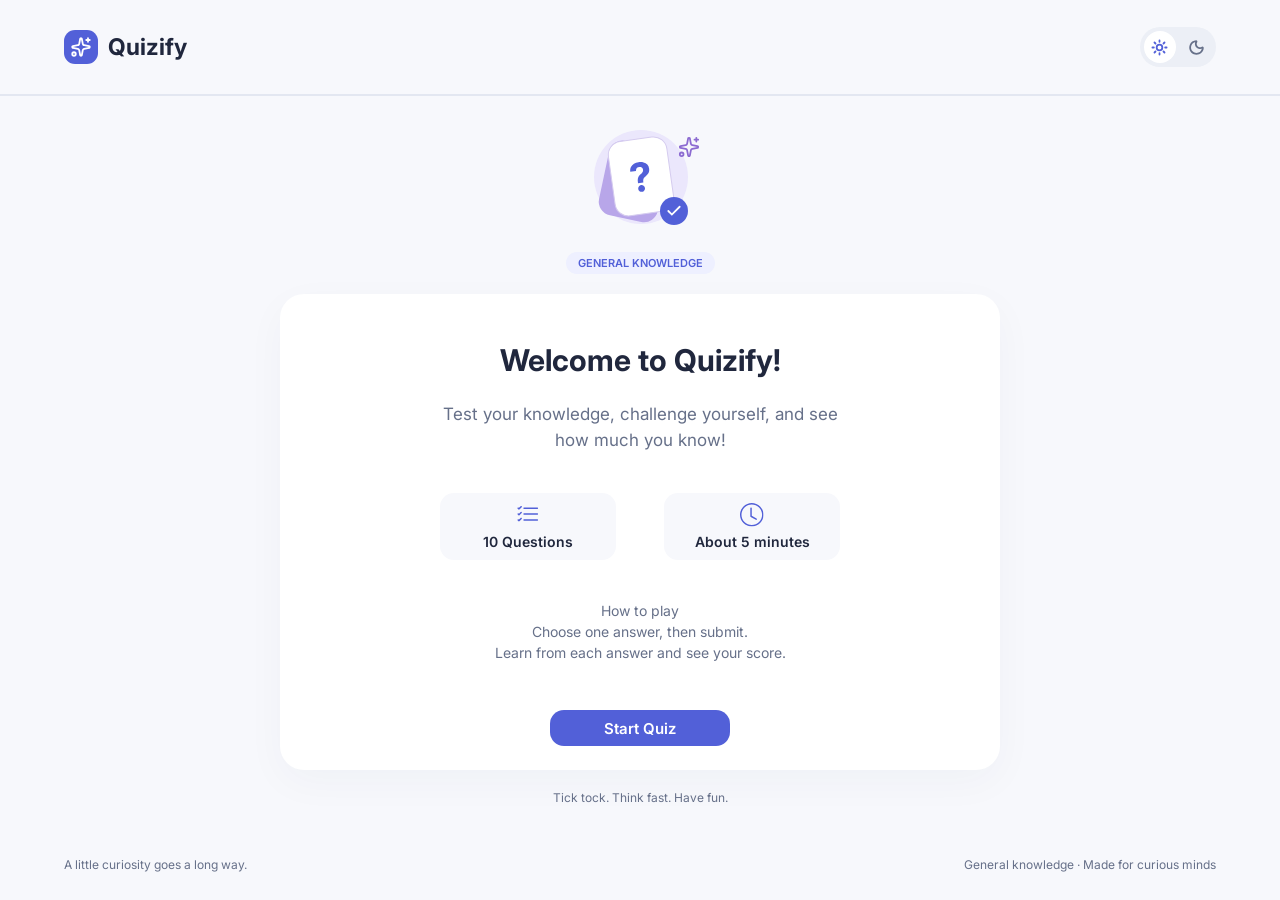
<file: index.html>
<!doctype html>
<html lang="en">
  <head>
    <meta charset="UTF-8" />
    <meta name="viewport" content="width=device-width, initial-scale=1.0" />
    <title>HOME</title>
    <link rel="stylesheet" href="./css/base.css" />
    <link rel="stylesheet" href="./css/welcome.css" />
    <script src="./javascript/theme.js" defer></script>
    <script src="./javascript/welcome.js" defer></script>
    <link rel="preconnect" href="https://fonts.googleapis.com">
    <link rel="preconnect" href="https://fonts.gstatic.com" crossorigin>
    <link href="https://fonts.googleapis.com/css2?family=Inter:wght@400;500;600;700&display=swap" rel="stylesheet">
  </head>
  <body>
    <header>
      <a href="./index.html" class="logo">
        <img src="./assets/Brand-mark.svg" alt="">
        <span>Quizify</span>
      </a>
      <button class="theme-toggle" aria-label="Switch dark mode" aria-pressed="false">
        <span class="knob"></span>
        <svg class="sun" width="17" height="17" viewBox="0 0 17 17" fill="none" xmlns="http://www.w3.org/2000/svg">
        <path d="M8.49992 1.41614V2.83292M8.49992 14.1672V15.5839M3.49138 3.4915L4.49021 4.49033M12.5095 12.5096L13.5083 13.5085M1.41602 8.50004H2.8328M14.167 8.50004H15.5838M4.49021 12.5096L3.49138 13.5085M13.5083 3.4915L12.5095 4.49033M11.3335 8.50004C11.3335 10.065 10.0648 11.3336 8.49992 11.3336C6.93498 11.3336 5.66636 10.065 5.66636 8.50004C5.66636 6.93511 6.93498 5.66648 8.49992 5.66648C10.0648 5.66648 11.3335 6.93511 11.3335 8.50004Z" stroke="currentColor" stroke-width="1.8" stroke-linecap="round"/>
        </svg>
        <svg class="moon" width="17" height="17" viewBox="0 0 17 17" fill="none" xmlns="http://www.w3.org/2000/svg">
        <path d="M13.6514 12.2535C14.3765 11.2581 14.7976 10.074 14.864 8.84436C14.8796 8.55752 14.5389 8.40807 14.2952 8.56035C13.4802 9.06966 12.5167 9.28775 11.5618 9.17901C10.6068 9.07028 9.71698 8.64114 9.03739 7.96165C8.35781 7.28215 7.92862 6.3924 7.81987 5.43762C7.71112 4.48283 7.92923 3.51938 8.43861 2.7045C8.59091 2.46157 8.44074 2.12019 8.15386 2.13577C6.92407 2.20228 5.73988 2.62353 4.74442 3.34861C3.74897 4.07369 2.98488 5.07155 2.54451 6.22156C2.10414 7.37158 2.00636 8.62451 2.26297 9.82891C2.51958 11.0333 3.11961 12.1376 3.99052 13.0083C4.86143 13.879 5.96593 14.4788 7.17051 14.7353C8.37509 14.9917 9.62818 14.8938 10.7783 14.4534C11.9284 14.013 12.9263 13.2489 13.6514 12.2535Z" stroke="currentColor" stroke-width="1.8" stroke-linecap="round"/>
        </svg>
      </button>
    </header>

    <main>
      <div class="welcome-top">
        <img src="./assets/Quiz-illustration.svg" alt="">
        <span class="badge">General Knowledge</span>
      </div>
      <section class="card">
        <h1>Welcome to Quizify!</h1>
        <p class="intro">Test your knowledge, challenge yourself, and see how much you know!</p>
        <ul class="quiz-info">
            <li>
              <img src="./assets/list-check-1.svg" alt=""> 10 Questions
            </li>
            <li>
              <img src="./assets/clock-1.svg" alt="">
              <span class="hide-desktop">~5 minutes</span>
              <span class="hide-mobile">About 5 minutes</span>
            </li>
        </ul>
        
        <div class="how-to">
          <h2>How to play</h2>
          <p>Choose one answer, then submit.<br>Learn from each answer and see your score.</p>
        </div>

        <button id="start-quiz">Start Quiz</button>
      </section>
      <p class="note">Tick tock. Think fast. Have fun.</p>
    </main>

    <footer>
      <p>A little curiosity goes a long way.</p>
      <p class="hide-mobile">General knowledge · Made for curious minds</p>
    </footer>
    <audio id="switch-on" src="./assets/sounds/SwitchOn.wav"></audio>
    <audio id="switch-off" src="./assets/sounds/SwitchOff.wav"></audio>
  </body>
</html>
</file>
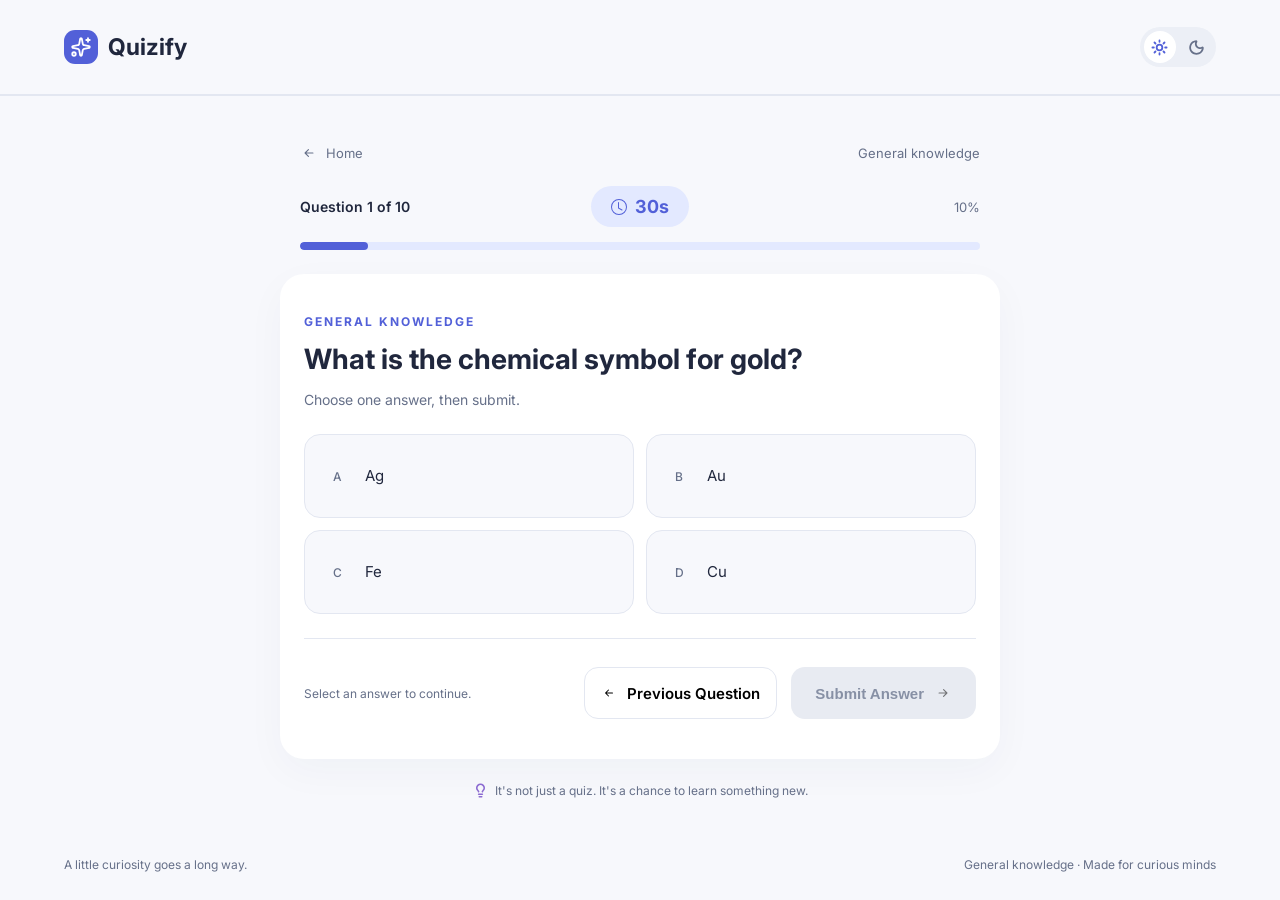
<file: pages/quiz.html>
<!doctype html>
<html lang="en">
  <head>
    <meta charset="UTF-8" />
    <meta name="viewport" content="width=device-width, initial-scale=1.0" />
    <title>QUIZ</title>

    <link rel="stylesheet" href="../css/base.css" />
    <link rel="stylesheet" href="../css/quiz.css" />

    <script src="../javascript/theme.js" defer></script>
    <script src="../javascript/quiz.js" defer></script>

    <link rel="preconnect" href="https://fonts.googleapis.com" />
    <link rel="preconnect" href="https://fonts.gstatic.com" crossorigin />

    <link
      href="https://fonts.googleapis.com/css2?family=Inter:wght@400;500;600;700&display=swap"
      rel="stylesheet"
    />
  </head>

  <body>
    <!-- Header -->
    <header>
      <a href="../index.html" class="logo">
        <img src="../assets/Brand-mark.svg" alt="" />
        <span>Quizify</span>
      </a>

      <button
        class="theme-toggle"
        aria-label="Switch dark mode"
        aria-pressed="false"
      >
        <span class="knob"></span>
        <svg
          class="sun"
          width="17"
          height="17"
          viewBox="0 0 17 17"
          fill="none"
          xmlns="http://www.w3.org/2000/svg"
        >
          <path
            d="M8.49992 1.41614V2.83292M8.49992 14.1672V15.5839M3.49138 3.4915L4.49021 4.49033M12.5095 12.5096L13.5083 13.5085M1.41602 8.50004H2.8328M14.167 8.50004H15.5838M4.49021 12.5096L3.49138 13.5085M13.5083 3.4915L12.5095 4.49033M11.3335 8.50004C11.3335 10.065 10.0648 11.3336 8.49992 11.3336C6.93498 11.3336 5.66636 10.065 5.66636 8.50004C5.66636 6.93511 6.93498 5.66648 8.49992 5.66648C10.0648 5.66648 11.3335 6.93511 11.3335 8.50004Z"
            stroke="currentColor"
            stroke-width="1.8"
            stroke-linecap="round"
          />
        </svg>
        <svg
          class="moon"
          width="17"
          height="17"
          viewBox="0 0 17 17"
          fill="none"
          xmlns="http://www.w3.org/2000/svg"
        >
          <path
            d="M13.6514 12.2535C14.3765 11.2581 14.7976 10.074 14.864 8.84436C14.8796 8.55752 14.5389 8.40807 14.2952 8.56035C13.4802 9.06966 12.5167 9.28775 11.5618 9.17901C10.6068 9.07028 9.71698 8.64114 9.03739 7.96165C8.35781 7.28215 7.92862 6.3924 7.81987 5.43762C7.71112 4.48283 7.92923 3.51938 8.43861 2.7045C8.59091 2.46157 8.44074 2.12019 8.15386 2.13577C6.92407 2.20228 5.73988 2.62353 4.74442 3.34861C3.74897 4.07369 2.98488 5.07155 2.54451 6.22156C2.10414 7.37158 2.00636 8.62451 2.26297 9.82891C2.51958 11.0333 3.11961 12.1376 3.99052 13.0083C4.86143 13.879 5.96593 14.4788 7.17051 14.7353C8.37509 14.9917 9.62818 14.8938 10.7783 14.4534C11.9284 14.013 12.9263 13.2489 13.6514 12.2535Z"
            stroke="currentColor"
            stroke-width="1.8"
            stroke-linecap="round"
          />
        </svg>
      </button>
    </header>

    <main>
      <!-- Quiz progress -->
      <section class="quiz-progress">
        <div class="quiz-header">
          <a class="home-link" href="../index.html">
            <svg
              xmlns="http://www.w3.org/2000/svg"
              width="16"
              height="16"
              fill="currentColor"
              class="bi bi-arrow-left-short"
              viewBox="0 0 16 16"
            >
              <path
                fill-rule="evenodd"
                d="M12 8a.5.5 0 0 1-.5.5H5.707l2.147 2.146a.5.5 0 0 1-.708.708l-3-3a.5.5 0 0 1 0-.708l3-3a.5.5 0 1 1 .708.708L5.707 7.5H11.5a.5.5 0 0 1 .5.5"
              />
            </svg>
            Home
          </a>

          <span>General knowledge</span>
        </div>

        <div class="progress-info">
          <span id="question-number">Question 1 of 10</span>
          <div class="timer-pill">
            <svg xmlns="http://www.w3.org/2000/svg" width="16" height="16" fill="currentColor" class="bi bi-clock" viewBox="0 0 16 16">
  <path d="M8 3.5a.5.5 0 0 0-1 0V9a.5.5 0 0 0 .252.434l3.5 2a.5.5 0 0 0 .496-.868L8 8.71z"/>
  <path d="M8 16A8 8 0 1 0 8 0a8 8 0 0 0 0 16m7-8A7 7 0 1 1 1 8a7 7 0 0 1 14 0"/>
</svg>
            <span id="timer-display">30</span>
          </div>
          <span id="progress-percent">10%</span>
        </div>

        <div class="progress-bar">
          <div id="progress-fill"></div>
        </div>
      </section>

      <!-- Quiz card -->
      <section class="card">
        <div class="question-header">
          <p class="question-category">GENERAL KNOWLEDGE</p>

          <h1 class="question-title">Loading question...</h1>

          <p class="question-instruction">Choose one answer, then submit.</p>
        </div>

        <!-- Answer options -->
        <fieldset class="question-options">
          <legend class="visually-hidden">Choose one answer</legend>

          <label class="answer-option">
            <input
              class="visually-hidden"
              type="radio"
              name="answer"
              value=""
            />
            <span class="answer-letter" aria-hidden="true">A</span>
            <span class="answer-text"></span>
          </label>

          <label class="answer-option">
            <input
              class="visually-hidden"
              type="radio"
              name="answer"
              value=""
            />
            <span class="answer-letter" aria-hidden="true">B</span>
            <span class="answer-text"></span>
          </label>

          <label class="answer-option">
            <input
              class="visually-hidden"
              type="radio"
              name="answer"
              value=""
            />
            <span class="answer-letter" aria-hidden="true">C</span>
            <span class="answer-text"></span>
          </label>

          <label class="answer-option">
            <input
              class="visually-hidden"
              type="radio"
              name="answer"
              value=""
            />
            <span class="answer-letter" aria-hidden="true">D</span>
            <span class="answer-text"></span>
          </label>
        </fieldset>

        <!-- Answer feedback -->
        <div class="answer-feedback" aria-live="polite" hidden>
          <h2 class="feedback-title">Correct!</h2>

          <p class="feedback-explanation"></p>
        </div>

        <!-- Navigation -->
        <div class="quiz-navigation">
          <p id="quiz-message">Select an answer to continue.</p>

          <button id="next-btn" type="button" disabled>
            <span id="next-btn-text">Submit Answer</span>
            <img src="../assets/arrow-right.svg" alt="" />
          </button>
        </div>
      </section>
      <div class="quote-text">
        <img src="../assets/lightbulb1.svg" alt="" />
        <p class="note">
          It's not just a quiz. It's a chance to learn something new.
        </p>
      </div>
    </main>

    <!-- Footer -->
    <footer>
      <p>A little curiosity goes a long way.</p>
      <p class="hide-mobile">General knowledge · Made for curious minds</p>
    </footer>

    <!-- Theme sounds -->
    <audio id="switch-on" src="../assets/sounds/SwitchOn.wav"></audio>

    <audio id="switch-off" src="../assets/sounds/SwitchOff.wav"></audio>

    <audio id="click-sound" src="../assets/sounds/Click.wav"></audio>

    <audio id="correct-sound" src="../assets/sounds/correct.mp3"></audio>

    <audio id="incorrect-sound" src="../assets/sounds/incorrect.mp3"></audio>
  </body>
</html>
</file>
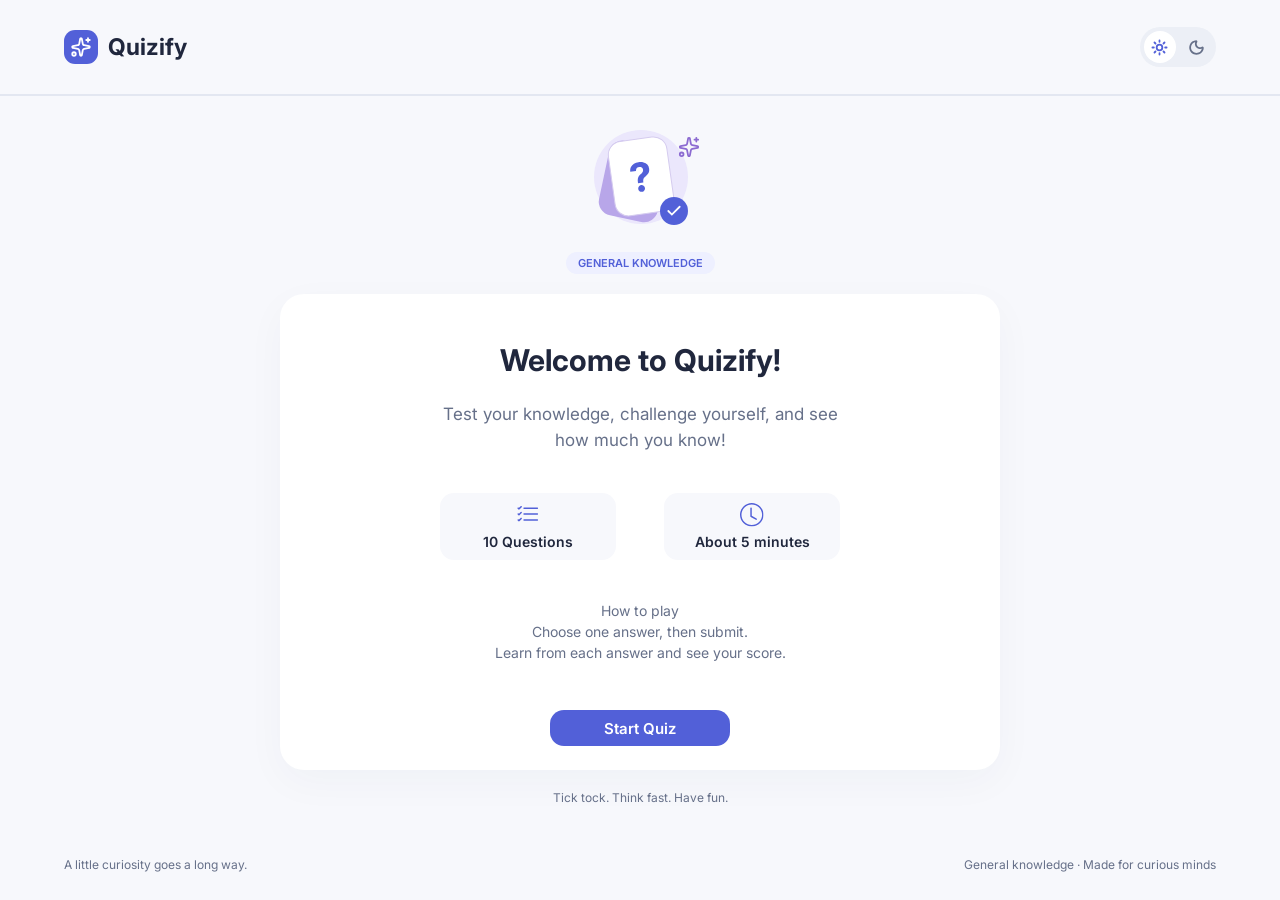
<file: pages/results.html>
<!doctype html>
<html lang="en">
  <head>
    <meta charset="UTF-8" />
    <meta name="viewport" content="width=device-width, initial-scale=1.0" />
    <title>HOME</title>
    <link rel="stylesheet" href="../css/base.css" />
    <link rel="stylesheet" href="../css/results.css" />
    <link rel="preconnect" href="https://fonts.googleapis.com" />
    <link rel="preconnect" href="https://fonts.gstatic.com" crossorigin />
    <script src="../javascript/results.js" defer></script>
    <script src="../javascript/theme.js" defer></script>
    <link
      href="https://fonts.googleapis.com/css2?family=Inter:wght@400;500;600;700&display=swap"
      rel="stylesheet"
    />
  </head>
  <body>
    <header>
      <a href="../index.html" class="logo">
        <img src="../assets/Brand-mark.svg" alt="" />
        <span>Quizify</span>
      </a>
      <button
        class="theme-toggle"
        aria-label="Switch dark mode"
        aria-pressed="false"
      >
        <span class="knob"></span>
        <svg
          class="sun"
          width="17"
          height="17"
          viewBox="0 0 17 17"
          fill="none"
          xmlns="http://www.w3.org/2000/svg"
        >
          <path
            d="M8.49992 1.41614V2.83292M8.49992 14.1672V15.5839M3.49138 3.4915L4.49021 4.49033M12.5095 12.5096L13.5083 13.5085M1.41602 8.50004H2.8328M14.167 8.50004H15.5838M4.49021 12.5096L3.49138 13.5085M13.5083 3.4915L12.5095 4.49033M11.3335 8.50004C11.3335 10.065 10.0648 11.3336 8.49992 11.3336C6.93498 11.3336 5.66636 10.065 5.66636 8.50004C5.66636 6.93511 6.93498 5.66648 8.49992 5.66648C10.0648 5.66648 11.3335 6.93511 11.3335 8.50004Z"
            stroke="currentColor"
            stroke-width="1.8"
            stroke-linecap="round"
          />
        </svg>
        <svg
          class="moon"
          width="17"
          height="17"
          viewBox="0 0 17 17"
          fill="none"
          xmlns="http://www.w3.org/2000/svg"
        >
          <path
            d="M13.6514 12.2535C14.3765 11.2581 14.7976 10.074 14.864 8.84436C14.8796 8.55752 14.5389 8.40807 14.2952 8.56035C13.4802 9.06966 12.5167 9.28775 11.5618 9.17901C10.6068 9.07028 9.71698 8.64114 9.03739 7.96165C8.35781 7.28215 7.92862 6.3924 7.81987 5.43762C7.71112 4.48283 7.92923 3.51938 8.43861 2.7045C8.59091 2.46157 8.44074 2.12019 8.15386 2.13577C6.92407 2.20228 5.73988 2.62353 4.74442 3.34861C3.74897 4.07369 2.98488 5.07155 2.54451 6.22156C2.10414 7.37158 2.00636 8.62451 2.26297 9.82891C2.51958 11.0333 3.11961 12.1376 3.99052 13.0083C4.86143 13.879 5.96593 14.4788 7.17051 14.7353C8.37509 14.9917 9.62818 14.8938 10.7783 14.4534C11.9284 14.013 12.9263 13.2489 13.6514 12.2535Z"
            stroke="currentColor"
            stroke-width="1.8"
            stroke-linecap="round"
          />
        </svg>
      </button>
    </header>

    <main>
      <section class="card">
        <p class="results-label">
          <img src="../assets/sparkles.svg" alt="small sparkles icon" />QUIZ
          RESULTS
        </p>
        <h1>Quiz Completed!</h1>
        <div class="wrapper">
          <div class="outer">
            <div class="inner">
              <div class="stats">
                <h2 class="quiz-score">8/10</h2>
                <p class="quiz-percentage">80% correct</p>
              </div>
            </div>
          </div>
          <svg width="148px" height="148px">
            <circle
              cx="74"
              cy="74"
              r="70"
              pathLength="100"
              class="progress-circle"
            />
          </svg>
        </div>
        <h3 class="results-quote">Great work! You've got a curious mind.</h3>
        <h4>Keep exploring — every quiz is a chance to grow.</h4>
        <div class="score-boxes">
          <div class="score-box">
            <p class="correct-score score">8</p>
            <p class="score-title">Correct</p>
          </div>
          <div class="score-box">
            <p class="incorrect-score score">2</p>
            <p class="score-title">Incorrect</p>
          </div>
          <div class="score-box">
            <p class="answered-score score">10</p>
            <p class="score-title">Answered</p>
          </div>
        </div>
        <div class="facts-box">
          <p class="facts-label">Two new facts to take with you</p>
          <div class="fact fact1">
            <img src="../assets/lightbulb1.svg" alt="lightbulb image" />
            <div class="text-holder">
              <p class="fact-question question1">Gold's checmical symbol</p>
              <span class="fact-answer answer1">Au, not Ag</span>
            </div>
          </div>
          <div class="fact fact2">
            <img src="../assets/lightbulb1.svg" alt="lightbulb image" />
            <div class="text-holder">
              <p class="fact-question question2">The capital of Japan</p>
              <span class="fact-answer answer2">Tokyo, not Kyoto</span>
            </div>
          </div>
        </div>
        <div class="button-container">
          <button class="button-1 buttons restart-button">
            <span class="try-again">Try Again</span>
          </button>
          <a href="../index.html" class="home-button buttons"
            ><span class="home-text">Back to Home</span></a
          >
        </div>
      </section>

      <p class="btm-text">
        10 questions. A few new discoveries. One curious you.
      </p>
    </main>

    <footer>
      <p>A little curiosity goes a long way.</p>
      <p class="hide-mobile">General knowledge · Made for curious minds</p>
    </footer>
    <audio id="switch-on" src="../assets/sounds/SwitchOn.wav"></audio>
    <audio id="switch-off" src="../assets/sounds/SwitchOff.wav"></audio>
    <audio id="clapping" src="../assets/sounds/clapping.mp3"></audio>
    <audio id="cheering" src="../assets/sounds/cheering.mp3"></audio>
  </body>
</html>
</file>
<file: css/base.css>
* {
  margin: 0px;
  padding: 0px;
  box-sizing: border-box;
}

/* Colors for all pages */

:root {
  --color-background: #f7f8fc;
  --color-heading: #20273d;
  --color-toggle-bg: #eceff6;
  --color-toggle-btn-background: #ffffff;
  --color-card-background: #ffffff; 
  --color-white: #ffffff;
  --color-toggle-active: #5260d8;
  --color-toggle-inactive: #667089;
  --color-border: #e3e7f1;
  --color-card-shadow: rgba(40, 52, 80, 0.035);
  --color-btn: #5260D8;
  --color-text: #667089;
}

body {
  background-color: var(--color-background);
  font-family: "Inter", sans-serif;
  min-height: 100vh;
  display: flex;
  flex-direction: column;
}

header {
  display: flex;
  height: 5rem;
  width: 100%;
  justify-content: space-between;
  align-items: center;
  border-bottom: 2px solid var(--color-border);

  .logo {
    display: flex;
    align-items: center;
    gap: 0.625rem;
    margin-left: 1.5rem;
    text-decoration: none;
    color: inherit;

    img {
      height: 34px;
      width: 34px;
    }

    span {
      font-size: 1.4375rem;
      font-weight: bold;
      color: var(--color-heading);
    }
  }

  button {
    margin-right: 1.5rem;
  }

  .theme-toggle,
  svg {
    position: relative;
  }

  .theme-toggle {
    display: flex;
    justify-content: space-between;
    align-items: center;
    width: 4.75rem;
    height: 2.5rem;
    padding: 0 0.7rem;
    border-radius: 999px;
    background: var(--color-toggle-bg);
    border: none;
    cursor: pointer;
  }

  .theme-toggle.is-dark .knob {
    transform: translateX(2.25rem);
  }

  /* Light mode */
  .theme-toggle .sun {
    color: var(--color-toggle-active);
  }
  .theme-toggle .moon {
    color: var(--color-toggle-inactive);
  }

  /* Dark mode */
  .theme-toggle.is-dark .sun {
    color: var(--color-toggle-inactive);
  }
  .theme-toggle.is-dark .moon {
    color: var(--color-toggle-active);
  }

  .knob {
    position: absolute;
    width: 2rem;
    height: 2rem;
    border-radius: 50%;
    background: var(--color-toggle-btn-background);
    top: 0.25rem;
    left: 0.25rem;
    transition: transform 0.25s;
  }
}

main {
  flex: 1;
  display: flex;
  flex-direction: column;
}

.card {
  flex: 1;
  background: var(--color-card-background);
  border-radius: 24px;
  padding: 2.5rem 1.5rem;
  box-shadow: 0 0.75rem 2.5rem var(--color-card-shadow);
}

.hide-mobile {
  display: none;
}

footer {
  display: flex;
  justify-content: center;
  padding: 0px 1.5rem 1.75rem;

  p {
    color: var(--color-text);
    font-size: 0.75rem;
  }
}

@media (min-width: 1024px) {
  .hide-desktop {
    display: none;
  }

  .hide-mobile {
    display: block;
  }

  header {
    height: 6rem;

    .logo {
      margin-left: 4rem;
    }

    button {
      margin-right: 4rem;
    }
  }

  .card {
    width: 100%;
    max-width: 45rem;
    margin: 0 auto;
  }

  footer {
    justify-content: space-between;
    padding: 1.75rem 4rem;
  }
}

:root.dark {
  --color-background: #141827;
  --color-heading: #F2F4FF;
  --color-toggle-bg: #252B40;
  --color-toggle-btn-background: #1D2336;
  --color-card-background: #1D2336;
  --color-white: #ffffff;
  --color-toggle-active: #A4ABFF;
  --color-toggle-inactive: #A8B2CC;
  --color-border: #2B3248;
  --color-card-shadow: rgba(49, 62, 75, 0.035);
  --color-btn: #5260D8;
  --color-text: #e1e3e8;
}
</file>
<file: css/welcome.css>
:root {
  --color-badge-txt: #5260d8;
  --color-badge-bg: #eef0ff;
}

main {
  padding: 2rem 1.5rem 1.5rem;

  .welcome-top {
    display: flex;
    flex-direction: column;
    align-items: center;
    gap: 1.25rem;
    margin-bottom: 1.25rem;

    img {
      height: 104px;
      width: 132px;
    }

    .badge {
      text-transform: uppercase;
      font-size: 0.6875rem;
      font-weight: 600;
      color: var(--color-badge-txt);
      background: var(--color-badge-bg);
      padding: 0.25rem 0.75rem;
      border-radius: 999px;
    }
  }
}

.card {
  display: flex;
  flex-direction: column;
  justify-content: space-evenly;
  align-items: center;
  text-align: center;
  gap: 1.5rem;

  h1 {
    font-size: 1.5rem;
    color: var(--color-heading);
  }

  .intro {
    font-size: 0.9375rem;
    line-height: 1.5;
    max-width: clamp(13.875rem, 50vw, 24rem);
    color: var(--color-text);
  }

  .quiz-info {
    list-style: none;
    display: flex;
    gap: 1.5rem;

    li {
      display: flex;
      flex-direction: column;
      align-items: center;
      gap: 0.375rem;
      background: var(--color-background);
      border-radius: 14px;
      padding: 0.625rem;
      min-width: 6.5rem;
      font-weight: 600;
      color: var(--color-heading);

      img {
        width: 1.25rem;
        height: 1.25rem;
      }
    }
  }

  .how-to {
    font-size: 0.75rem;
    line-height: 1.5;
    max-width: clamp(13rem, 50vw, 25rem);
    margin-top: 1rem;

    h2,
    p {
      font-size: inherit;
      font-weight: 400;
      color: var(--color-text);
    }
  }

  button {
    margin-top: 1rem;
    background: var(--color-btn);
    color: var(--color-white);
    border: none;
    border-radius: 14px;
    padding: 0.8rem 0.8rem;
    font-size: 0.9375rem;
    font-weight: 600;
    font-family: inherit;
    cursor: pointer;
  }
}

.note {
  text-align: center;
  font-size: 0.75rem;
  color: var(--color-text);
  margin-top: 1.25rem;
}

@media (min-width: 1024px) {
  .card {
    padding: 3rem 3rem 1.5rem;
    max-height: 30.625rem;

    h1 {
      font-size: 1.875rem;
    }

    .intro {
      font-size: 1.0625rem;
      max-width: 25rem;
      margin-bottom: 1rem;
    }

    .quiz-info {
      gap: 3rem;

      li {
        width: 11rem;
        font-size: 0.875rem;

        img {
          width: 1.5rem;
          height: 1.5rem;
        }
      }
    }

    .how-to {
      font-size: 0.875rem;
      max-width: 18.5rem;
    }

    button {
      display: flex;
      align-items: center;
      justify-content: center;
      width: 11.25rem;
      height: 2.25rem;
      padding: 0.625rem 1rem;
      margin-top: auto;
    }
  }
}

:root.dark {
  --color-badge-txt: #A5ADFF;
  --color-badge-bg: #2A2F5A;
}
</file>
<file: css/quiz.css>
:root {
  --color-correct-bg: #effaf3;
  --color-correct-border: #a7dfbd;
  --color-correct-title: #237a45;
  --color-incorrect-bg: #fff5f5;
  --color-incorrect-border: #efc3c3;
  --color-incorrect-title: #b33a3a;
  --color-option-selected: #f0efff;
  --color-timeout-bg: #fff8e6;
  --color-timeout-border: #f0d48a;
  --color-timeout-title: #8a5a00;
  --color-timer-background: #e3e9ff;
  --color-btn-disabled-bg: #e8ebf2;
  --color-btn-disabled-text: #8790a5;
  --color-correct-text: #2f5e43;
  --color-incorrect-text: #7a3434;
  --color-timeout-text: #6b4e12;
}

.card {
  flex: none;
}

.note {
  text-align: center;
  font-size: 0.75rem;
  color: var(--color-text);
  margin-top: 1.25rem;
}

/* Quiz Header */
.quiz-header {
  display: flex;
  justify-content: space-between;
  align-items: center;
  margin: 48px 0 24px;
}

.home-link {
  display: flex;
  align-items: center;
  gap: 8px;
  background: none;
  border: none;
  cursor: pointer;
  color: var(--color-text);
  font-size: 13px;
  text-decoration: none;
}

.home-link svg {
  width: 18px;
  height: 18px;
  /* Fix Color */
  color: var(--color-text);
}

.quiz-progress span {
  font-size: 13px;
  color: var(--color-text);
}

/* Quiz Progress */
.quiz-progress {
  display: flex;
  flex-direction: column;
  width: 100%;
  max-width: 45rem;
  margin: 0 auto 24px;
  padding: 0px 20px;
}

.progress-info {
  display: grid;
  grid-template-columns: 1fr auto 1fr;
  align-items: center;
  margin-bottom: 15px;
}

#question-number {
  font-size: 14px;
  font-weight: 600;
  color: var(--color-heading);
}

.timer-pill {
  display: flex;
  align-items: center;
  justify-content: center;
  gap: 8px;
  background-color: var(--color-timer-background);
  color: var(--color-btn);
  border-radius: 999px;
  padding: 10px 20px;
}

#timer-display {
  color: var(--color-btn);
  font-weight: 700;
  font-size: 18px;
}

#timer-display::after {
  content: "s";
}

#timer-display.submitted::after {
  content: "";
}

#progress-percent {
  justify-self: end;
  font-size: 13px;
  color: var(--color-toggle-inactive);
}

.progress-bar {
  background-color: var(--color-timer-background);
  height: 8px;
  border-radius: 999px;
  overflow: hidden;
}

#progress-fill {
  width: 10%;
  height: 100%;
  background-color: var(--color-btn);
  border-radius: 999px;
  transition: width 1s ease;
}
/* Quiz Navigation */
.quiz-navigation {
  display: flex;
  flex-direction: column;
  align-items: stretch;
  gap: 14px;

  border-top: 1px solid var(--color-border);
  padding-top: 22px;
  margin-top: 22px;
}

.quiz-navigation p {
  font-size: 12px;
  color: var(--color-text);
}

#next-btn {
  display: flex;
  align-items: center;
  justify-content: center;
  gap: 10px;
  padding: 0 24px;
  height: 52px;
  border-radius: 14px;
  background-color: var(--color-btn);
  color: var(--color-white);
  border: none;
  font-size: 15px;
  font-weight: 600;
  cursor: pointer;
}

#next-btn img {
  width: 18px;
  height: 18px;
  filter: brightness(0) invert(1);
}

#next-btn:disabled {
  background-color: var(--color-btn-disabled-bg);
  color: var(--color-btn-disabled-text);
}

#next-btn:disabled img {
  filter: grayscale(1);
  opacity: 0.5;
}

/* Question Header */
.question-header {
  margin-bottom: 24px;
}

.question-category {
  margin: 0 0 12px;
  color: var(--color-toggle-active);
  font-size: 12px;
  font-weight: 700;
  letter-spacing: 2px;
}

.question-title {
  margin: 0 0 12px;
  color: var(--color-heading);
  font-size: 28px;
  line-height: 1.3;
}

.question-instruction {
  margin: 0;
  color: var(--color-text);
  font-size: 14px;
  line-height: 1.5;
}

/* Answer Options */
.question-options {
  display: grid;
  grid-template-columns: repeat(2, minmax(0, 1fr));
  gap: 12px;
  margin: 0;
  padding: 0;
  border: none;
  min-width: 0;
}

.answer-option {
  position: relative;
  display: flex;
  align-items: center;
  gap: 12px;
  min-height: 84px;
  padding: 16px;
  box-sizing: border-box;
  border: 1px solid var(--color-border);
  border-radius: 16px;
  background-color: var(--color-background);
  color: var(--color-heading);
  cursor: pointer;
}

.answer-letter {
  display: flex;
  align-items: center;
  justify-content: center;
  flex-shrink: 0;
  width: 32px;
  height: 32px;
  border-radius: 8px;
  background-color: var(--color-background);
  color: var(--color-text);
  font-size: 12px;
  font-weight: 500;
}

.answer-text {
  font-size: 15px;
  line-height: 1.5;
}

.visually-hidden {
  position: absolute;
  width: 1px;
  height: 1px;
  padding: 0;
  margin: -1px;
  overflow: hidden;
  clip-path: inset(50%);
  white-space: nowrap;
  border: 0;
}

.answer-option:has(input:checked) {
  border-color: var(--color-btn);
  background-color: var(--color-option-selected);
}

.answer-option input:checked + .answer-letter {
  background-color: var(--color-btn);
  color: var(--color-white);
}

.answer-feedback {
  margin-top: 20px;
  padding: 20px;
  border: 1px solid var(--color-border);
  border-radius: 14px;
  background-color: var(--color-background);
}

.feedback-title {
  margin: 0 0 8px;
  color: var(--color-heading);
  font-size: 16px;
  font-weight: 600;
}

.feedback-explanation {
  margin: 0;
  color: var(--color-text);
  font-size: 14px;
  line-height: 1.6;
}

.answer-feedback.is-correct {
  border-color: var(--color-correct-border);
  background-color: var(--color-correct-bg);
}

.answer-feedback.is-correct .feedback-title {
  color: var(--color-correct-title);
}

.answer-feedback.is-correct .feedback-explanation {
  color: var(--color-correct-text);
}

.answer-feedback.is-incorrect {
  border-color: var(--color-incorrect-border);
  background-color: var(--color-incorrect-bg);
}

.answer-feedback.is-incorrect .feedback-title {
  color: var(--color-incorrect-title);
}

.answer-feedback.is-incorrect .feedback-explanation {
  color: var(--color-incorrect-text);
}

.answer-feedback.is-timeout {
  border-color: var(--color-timeout-border);
  background-color: var(--color-timeout-bg);
}

.answer-feedback.is-timeout .feedback-title {
  color: var(--color-timeout-title);
}

.answer-feedback.is-timeout .feedback-explanation {
  color: var(--color-timeout-text);
}


.quote-text {
  display: flex;
  justify-content: center;
  align-items: center;
  gap: 7px;
  margin-top: 24px;
  margin-bottom: 20px;
}

.quote-text img {
  width: 15px;
  height: 15px;
}

.quote-text .note {
  margin: 0;
}

/* Responsive */

@media (min-width: 1024px) {
  .quiz-navigation {
    flex-direction: row;
    align-items: center;
    padding-top: 28px;
    margin-top: 24px;
  }

  #previous-btn {
    margin-left: auto;
  }
}

@media (max-width: 1024px) {
  .card {
    margin: 0px 30px;
  }
}

@media (max-width: 480px) {
  .question-options {
    grid-template-columns: 1fr;
  }

  .question-title {
    font-size: 24px;
  }

  .answer-option {
    min-height: 64px;
  }
}

:root.dark {
  --color-correct-bg: #17302a;
  --color-correct-border: #2f6b4f;
  --color-correct-title: #6ee09a;
  --color-incorrect-bg: #3a2029;
  --color-incorrect-border: #7a3a44;
  --color-incorrect-title: #ff9b9b;
  --color-option-selected: #2a2f55;
  --color-timeout-bg: #5d502b;
  --color-timeout-border: #9d9377;
  --color-timeout-title: #ffc65c;
  --color-correct-text: #c6ecd5;
  --color-incorrect-text: #f4cccc;
  --color-timeout-text: #fbe8bf;
}
</file>
<file: css/results.css>
html {
     font-size: 62.5%;
 }

 header {
     .logo {
         span {
             font-size: 2.3rem;
         }

         gap: 1rem;
         margin-left: 2.4rem;
     }

     height: 8rem;

     .theme-toggle {
         width: 7.6rem;
         height: 4rem;
         padding: 0 1.12rem;
     }

     button {
         margin-right: 2.4rem;
     }

     .theme-toggle.is-dark .knob {
         transform: translateX(3.6rem);
     }

     .knob {
         width: 3.2rem;
         height: 3.2rem;
         top: 0.4rem;
         left: 0.4rem;
     }
 }

 body {
     min-height: 100dvh;
     display: flex;
     flex-direction: column;
 }

 main {
     flex: 1;
 }

 .card {
     margin: 32px 24px 24px 24px;
     display: flex;
     flex-direction: column;
     align-items: center;
     text-align: center;
     box-shadow: 0 1.2rem 4rem var(--color-card-shadow);
     gap: 16px;
     padding: 0px;

     .results-label {
         color: #8C6BD1;
         font-weight: 600;
         font-size: 1rem;
         display: flex;
         align-items: center;
         gap: 5px;
         margin-top: 26px;
     }

     h1 {
         font-size: 2.8rem;
         color: var(--color-heading);
     }

     .wrapper {
         width: 148px;
         height: 148px;
         display: flex;
         flex-direction: column;
         justify-content: center;
         align-items: center;
         position: relative;

         .outer {
             width: 148px;
             height: 148px;
             border-radius: 50%;
             border: 8px solid var(--color-background);
         }

         .inner {
             width: 134px;
             height: 134px;
             border-radius: 50%;
             display: flex;
             justify-content: center;
             align-items: center;
         }

         .quiz-score {
             font-size: 3.6rem;
             font-weight: 1000;
             color: var(--color-heading);
         }

         .quiz-percentage {
             color: var(--color-btn);
             font-weight: 600;
         }

         svg {
             position: absolute;

             circle {
                 fill: none;
                 stroke: var(--color-btn);
                 stroke-width: 7px;
                 stroke-dasharray: 100;
                 stroke-dashoffset: 100;
                 animation: anim 3s ease forwards;
                 transform: rotate(-90deg);
                 transform-origin: center;
             }
         }
     }

     h3 {
         font-size: 1.7rem;
         font-weight: 800;
         color: var(--color-heading);
         padding: 0px 24px;
     }

     h4 {
         font-size: 1.3rem;
         color: var(--color-text);
         font-weight: 300;
         padding: 0px 24px;

     }

     .score-boxes {
         display: flex;
         gap: 8px;
         flex-wrap: wrap;
         justify-content: center;
         align-items: center;

         .score-box {
             background-color: var(--color-background);
             padding: 8px 12px;
             min-width: 92px;
             height: 70px;
             border-radius: 14px;
             display: flex;
             flex-direction: column;
             align-items: center;
             justify-content: center;
             gap: 5px;

             .score {
                 font-size: 2.2rem;
             }

             .correct-score {
                 color: #23754E;
             }

             .incorrect-score {
                 color: #B43B4D;
             }

             .answered-score {
                 color: var(--color-btn);
             }

             p {
                 color: var(--color-text);
                 font-size: 1.1rem;
             }
         }
     }

     .facts-box {
         background-color: var(--color-background);
         border-radius: 14px;
         display: flex;
         flex-direction: column;
         padding: 16px;
         gap: 14px;
         width: 90%;
         max-width: 295px;
         min-height: 143px;
         align-items: flex-start;
         justify-content: center;
         font-size: 12px;

         .facts-label {
             font-weight: 600;
             color: var(--color-heading);
         }

         .fact {
             display: flex;
             align-items: center;
             gap: 10px;
             text-align: left;
             color: var(--color-text);
         }

         .fact-answer {
             display: block;
             font-weight: 600;
             color: var(--color-heading);
         }
     }

     .button-container {
         display: flex;
         flex-direction: column;
         gap: 12px;
         width: 90%;
         max-width: 295px;
         justify-content: center;

         .buttons {
             height: 52px;
             border-radius: 14px;
             font-size: 1.5rem;
             border: none;
             background-color: var(--color-btn);
             font-family: "Inter";
             cursor: pointer;

             .try-again {
                 color: white;
                 font-weight: 600;
             }

         }

         .button-1 {
             transition:
                 background-color,
                 box-shadow,
                 300ms;
         }

         .button-1:hover {
             background-color: #4450bb;
             box-shadow: 0px 0px 10px rgba(169, 169, 169, 0.033);
         }

         .home-button {
             background-color: white;
             border: 1px solid var(--color-border);
             font-weight: 600;
             margin-bottom: 24px;
             width: 100%;
             display: flex;
             justify-content: center;
             align-items: center;
             text-decoration: none;
             transition:
                 background-color,
                 box-shadow,
                 300ms;

             .home-text {
                 color: black;
             }
         }

         .home-button:hover {
             background-color: rgba(245, 245, 245, 0.469);
             box-shadow: 0px 0px 10px rgba(167, 167, 167, 0.136);
         }
     }
 }

 .btm-text {
     display: none;
 }

 footer {
     padding: 2.8rem 2.4rem;

     p {
         font-size: 1.2rem;
     }
 }

 @keyframes anim {
     to {
         stroke-dashoffset: var(--target-offset);
     }
 }

 @media (min-width: 1024px) {
     .hide-desktop {
         display: none;
     }

     .hide-mobile {
         display: block;
     }

     header {
         height: 8rem;
         margin-bottom: 4rem;

         .logo {
             margin-left: 6.4rem;
         }

         button {
             margin-right: 6.4rem;
         }
     }

     .card {
         width: 100%;
         max-width: 72rem;
         margin: 0px auto;
         justify-content: center;

         .score-boxes {
             flex-wrap: nowrap;
         }

         .score-box {
             width: 210px;
         }

         .facts-box {
             max-width: none;
             padding: 18px;
             min-height: 0px;

             .fact {
                 width: 100%;
             }

             .text-holder {
                 display: flex;
                 flex: 1;
             }

             .fact-answer {
                 margin-left: auto;
             }
         }

         .button-container {
             flex-direction: row;
             padding-bottom: 2.5rem;


             .buttons {
                 width: 146px;
             }

             .home-button {
                 margin: 0;
             }
         }
     }

     .btm-text {
         display: inline;
         text-align: center;
         margin-top: 2rem;
         font-size: 12px;
         font-weight: 100;
         color: var(--color-text);
     }

     footer {
         justify-content: space-between;
         padding: 4rem 6.4rem;
     }
 }
</file>
